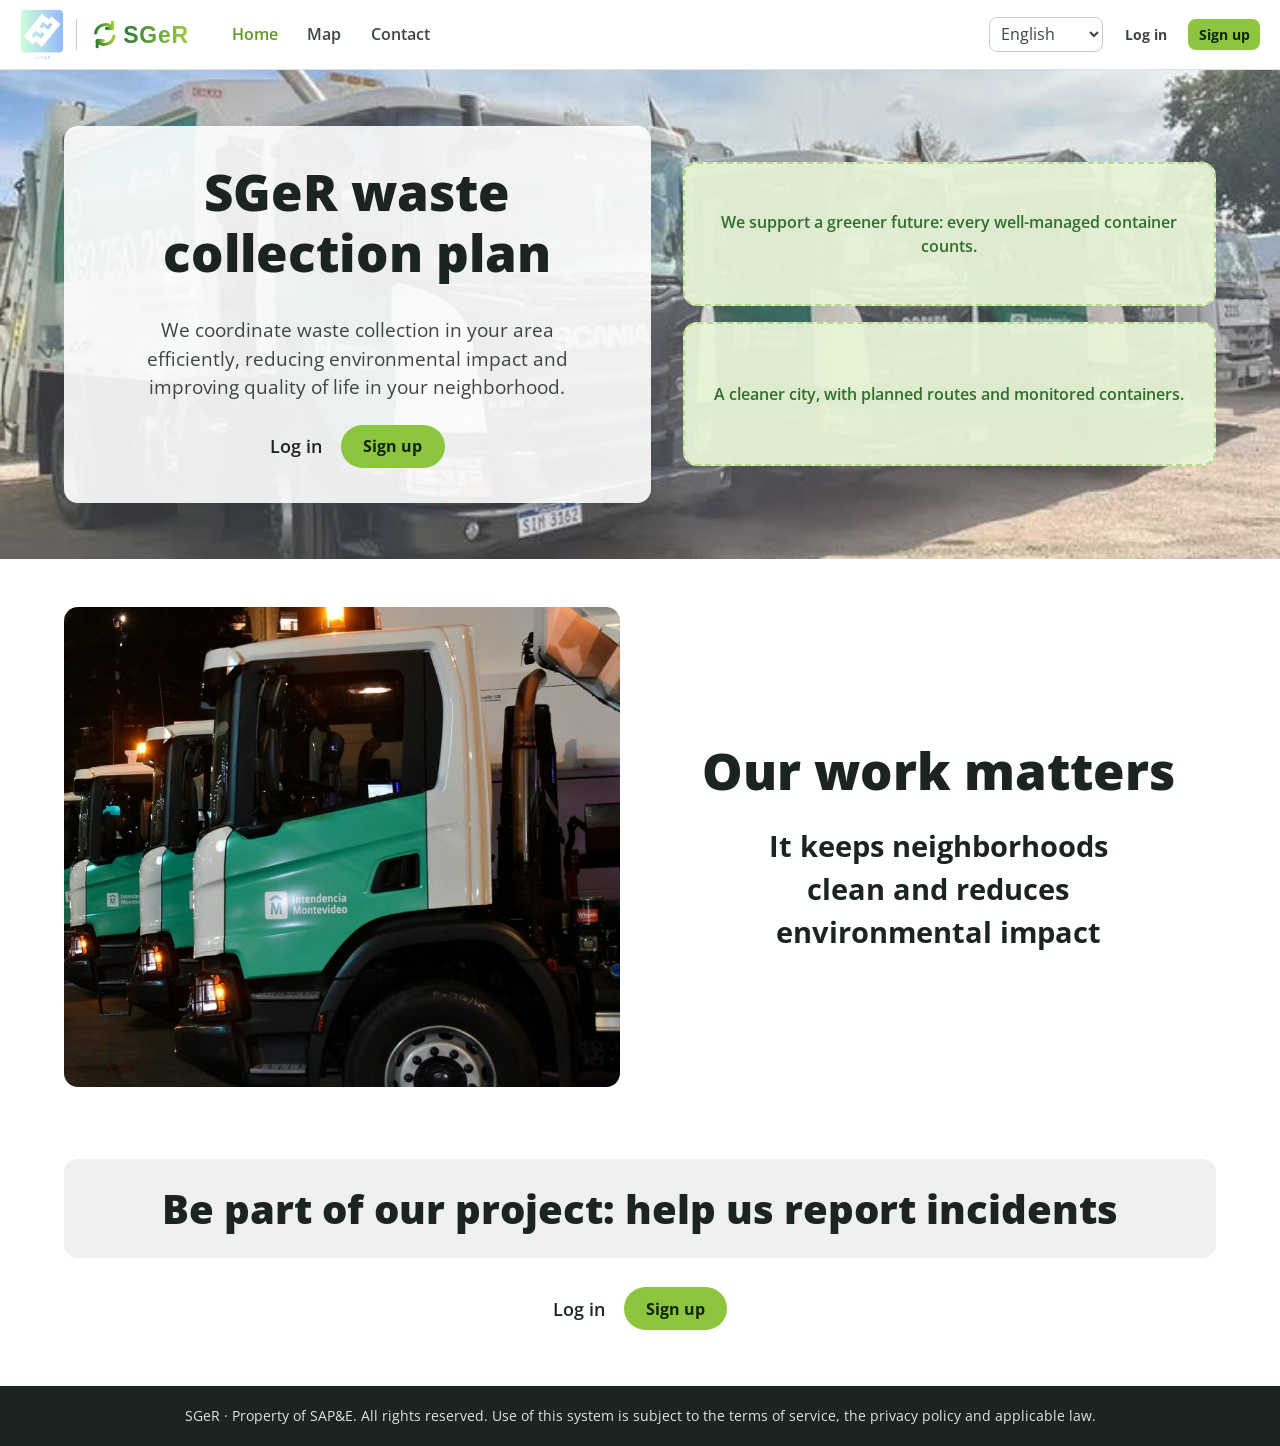
<file: front/index.html>
<!DOCTYPE html>
<html lang="es">
<head>
  <meta charset="utf-8">
  <meta name="viewport" content="width=device-width, initial-scale=1">
  <title>SGeR</title>
  <link rel="preconnect" href="https://fonts.googleapis.com"><link rel="preconnect" href="https://fonts.gstatic.com" crossorigin>
  <link href="https://fonts.googleapis.com/css2?family=Open+Sans:wght@400;600;700;800&display=swap" rel="stylesheet">
  <link rel="stylesheet" href="css/styles.css">
</head>
<body>
  <noscript>Esta aplicación necesita JavaScript habilitado.</noscript>
  <header class="topbar" id="top"></header>

  <main>
    <!-- Presentación: texto de SGeR a la izquierda, dos tarjetas a la derecha y la foto de los camiones de fondo. -->
    <section class="hero">
      <div class="copy">
        <h1 data-i18n="home.title"></h1>
        <p data-i18n="home.lead"></p>
        <div class="cta">
          <a class="login" href="pages/login.html" data-i18n="nav.login"></a>
          <a class="btn pri pill" href="pages/login.html?m=up" data-i18n="nav.signup"></a>
        </div>
      </div>

      <div class="stack">
        <div class="slot" data-i18n="home.s2"></div>
        <div class="slot" data-i18n="home.s3"></div>
      </div>
    </section>

    <!-- Foto de los camiones a la izquierda y texto sobre el trabajo a la derecha. -->
    <section class="band">
      <img class="photo" src="assets/camiones-noche.jpg" data-i18n-alt="home.work.alt" alt="">
      <div class="text">
        <h2 data-i18n="home.work.title"></h2>
        <p data-i18n="home.work.text"></p>
      </div>
    </section>

    <!-- Llamada a participar y botones de ingreso. -->
    <section class="join">
      <div class="join-banner">
        <h2 data-i18n="home.join"></h2>
      </div>
      <div class="cta">
        <a class="login" href="pages/login.html" data-i18n="nav.login"></a>
        <a class="btn pri pill" href="pages/login.html?m=up" data-i18n="nav.signup"></a>
      </div>
    </section>
  </main>

  <div id="foot"></div>

  <script src="js/errores-globales.js"></script>
  <script src="js/config.js"></script>
  <script src="js/constantes.js"></script>
  <script src="js/idiomas/es.js"></script>
  <script src="js/idiomas/en.js"></script>
  <script src="js/idiomas/pt.js"></script>
  <script src="js/i18n.js"></script>
  <script src="js/dom.js"></script>
  <script src="js/sesion.js"></script>
  <script src="js/api.js"></script>
  <script src="js/encabezado.js"></script>
  <script src="js/inicio.js"></script>
</body>
</html>
</file>
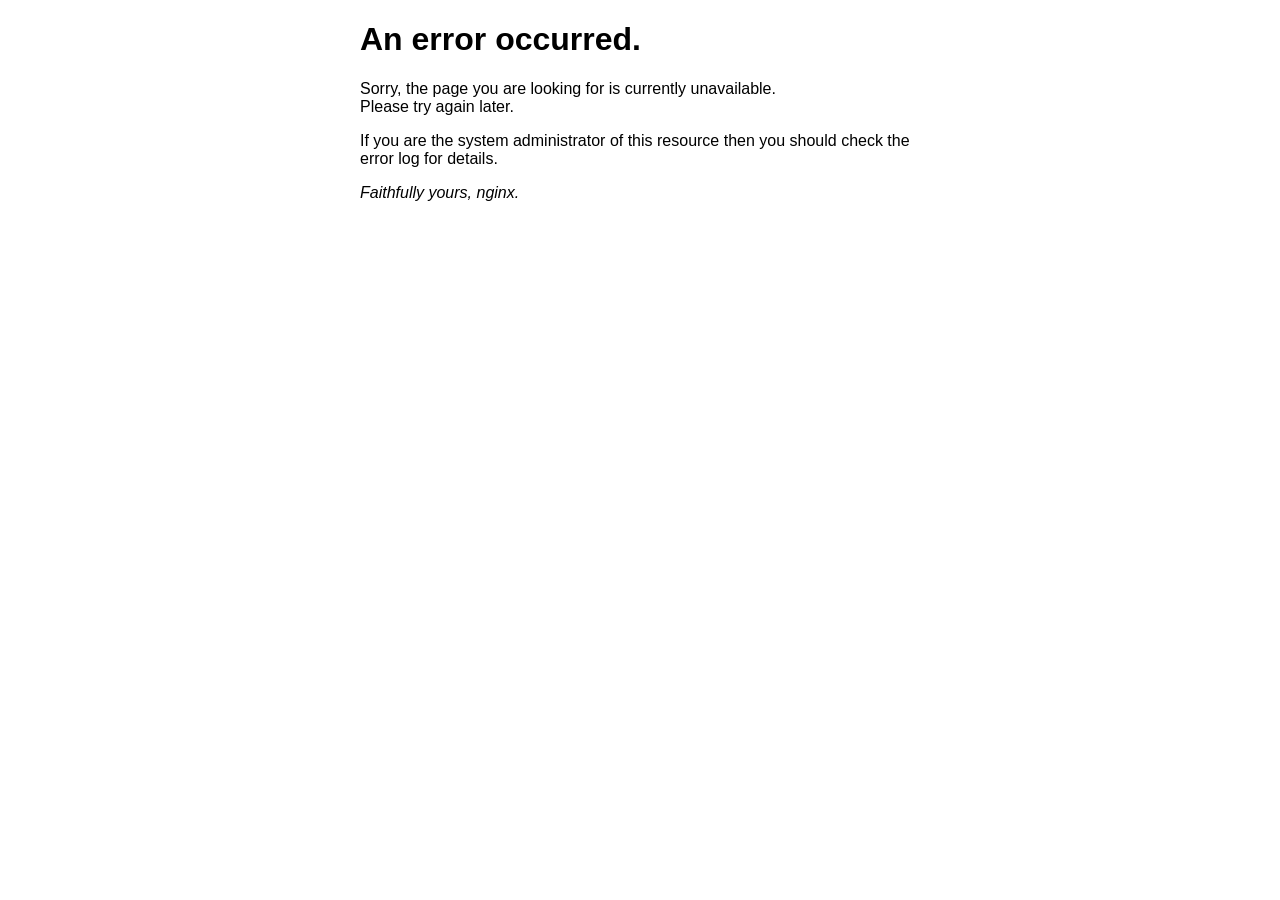
<file: front/50x.html>
<!DOCTYPE html>
<html>
<head>
<title>Error</title>
<style>
html { color-scheme: light dark; }
body { width: 35em; margin: 0 auto;
font-family: Tahoma, Verdana, Arial, sans-serif; }
</style>
</head>
<body>
<h1>An error occurred.</h1>
<p>Sorry, the page you are looking for is currently unavailable.<br/>
Please try again later.</p>
<p>If you are the system administrator of this resource then you should check
the error log for details.</p>
<p><em>Faithfully yours, nginx.</em></p>
</body>
</html>
</file>
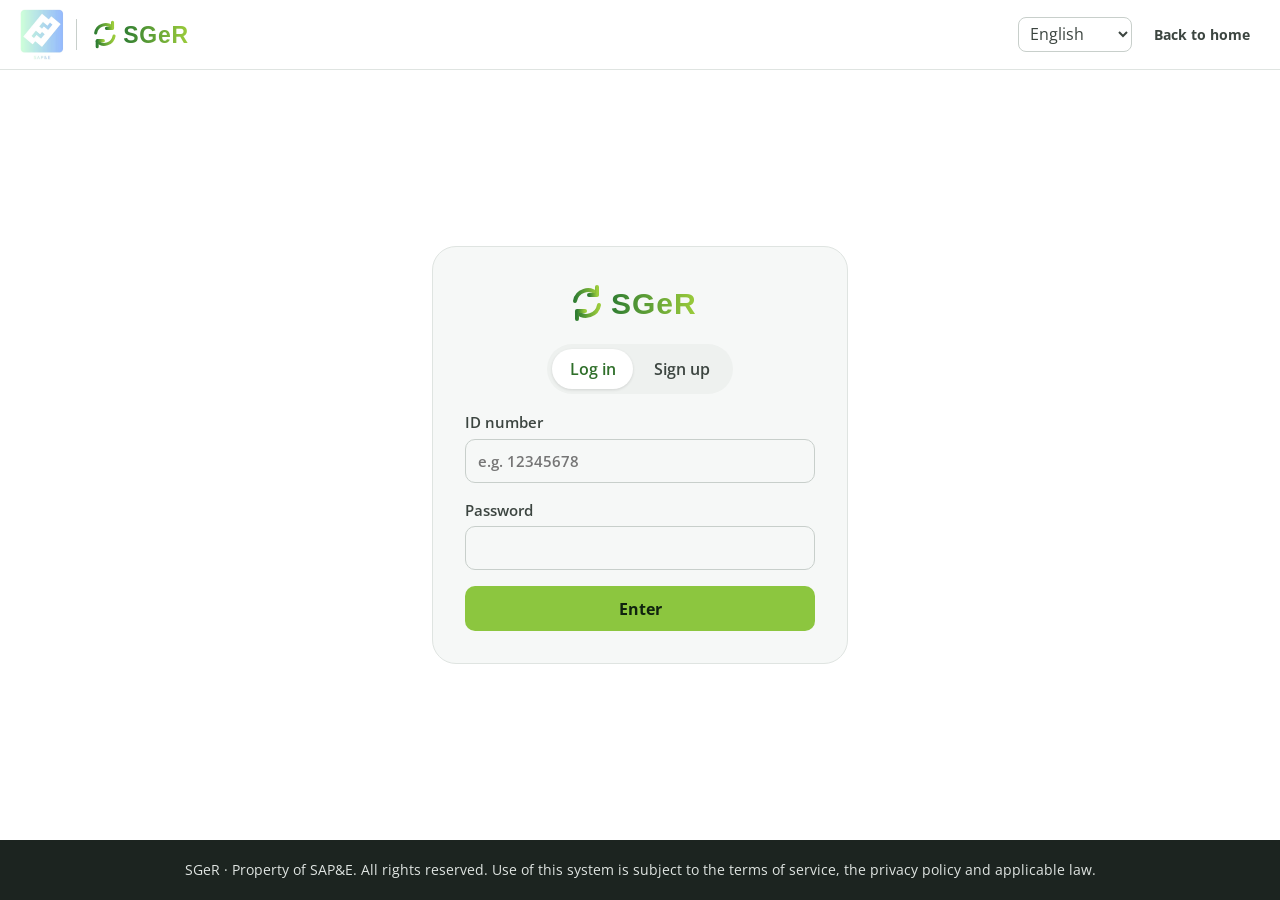
<file: front/app.html>
<!DOCTYPE html>
<html lang="es">
<head>
  <meta charset="utf-8">
  <meta name="viewport" content="width=device-width, initial-scale=1">
  <title>SGeR</title>
  <link rel="preconnect" href="https://fonts.googleapis.com"><link rel="preconnect" href="https://fonts.gstatic.com" crossorigin>
  <link href="https://fonts.googleapis.com/css2?family=Open+Sans:wght@400;600;700;800&display=swap" rel="stylesheet">
  <link rel="stylesheet" href="css/styles.css">
</head>
<body>
  <noscript>Esta aplicación necesita JavaScript habilitado.</noscript>
  <header class="topbar" id="top"></header>
  <main id="main"></main>
  <div id="foot"></div>

  <script src="js/errores-globales.js"></script>
  <script src="js/config.js"></script>
  <script src="js/constantes.js"></script>
  <script src="js/idiomas/es.js"></script>
  <script src="js/idiomas/en.js"></script>
  <script src="js/idiomas/pt.js"></script>
  <script src="js/i18n.js"></script>
  <script src="js/dom.js"></script>
  <script src="js/sesion.js"></script>
  <script src="js/api.js"></script>
  <script src="js/avisos.js"></script>
  <script src="js/ubicacion.js"></script>
  <script src="js/tabla.js"></script>
  <script src="js/formulario.js"></script>
  <script src="js/encabezado.js"></script>
  <script src="js/roles.js"></script>
  <script src="js/datos-comunes.js"></script>
  <script src="js/vistas/contenedor-acciones.js"></script>
  <script src="js/vistas/contenedores.js"></script>
  <script src="js/vistas/incidentes.js"></script>
  <script src="js/vistas/centros.js"></script>
  <script src="js/vistas/rutas.js"></script>
  <script src="js/vistas/camiones.js"></script>
  <script src="js/vistas/trayectos.js"></script>
  <script src="js/vistas/ejecuciones.js"></script>
  <script src="js/vistas/datos.js"></script>
  <script src="js/vistas/usuarios.js"></script>
  <script src="js/vistas/solicitudes.js"></script>
  <script src="js/vistas/logs.js"></script>
  <script src="js/vistas/mapa.js"></script>
  <script src="js/app.js"></script>
</body>
</html>
</file>
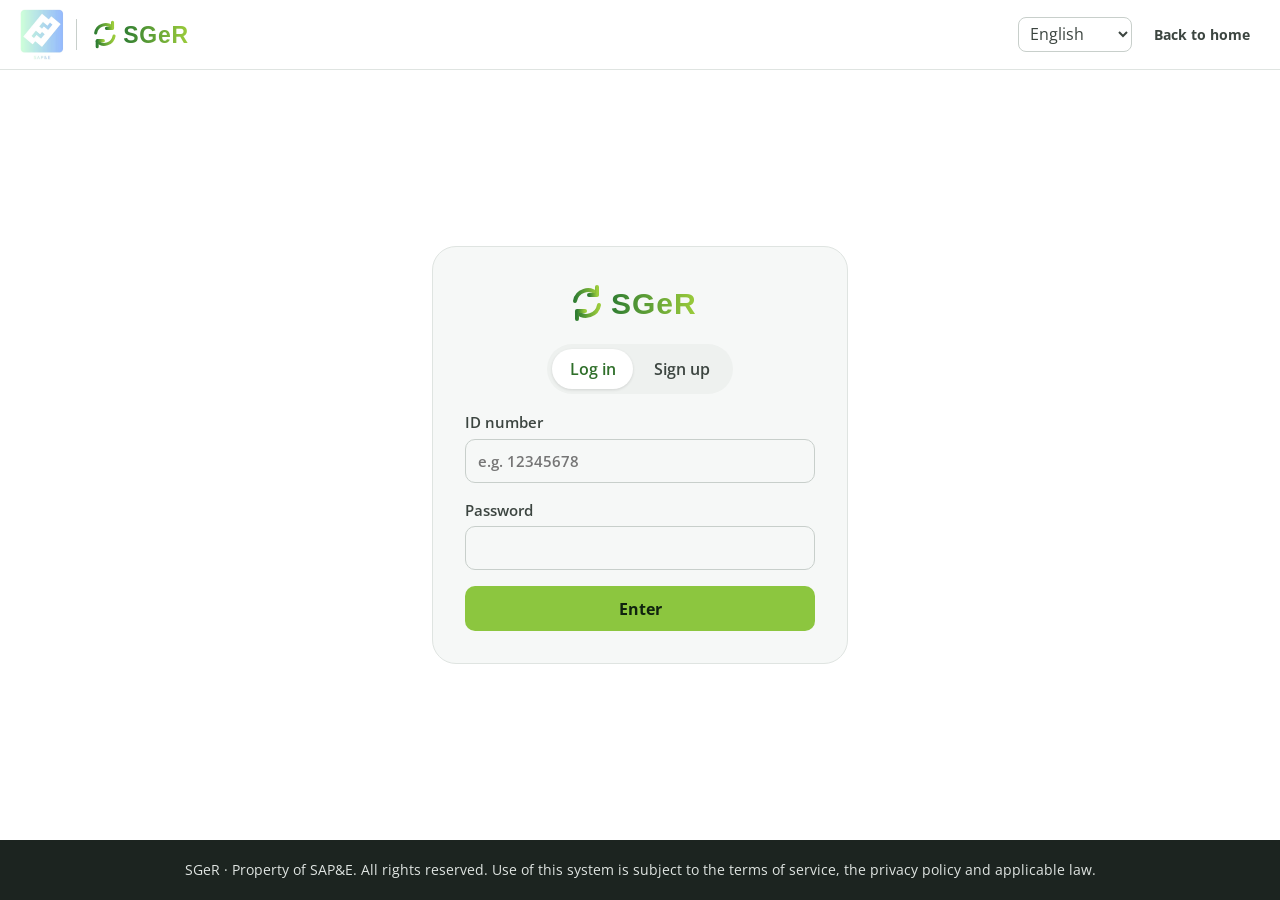
<file: front/pages/login.html>
<!DOCTYPE html>
<html lang="es">
<head>
  <meta charset="utf-8">
  <meta name="viewport" content="width=device-width, initial-scale=1">
  <title>SGeR</title>
  <link rel="preconnect" href="https://fonts.googleapis.com"><link rel="preconnect" href="https://fonts.gstatic.com" crossorigin>
  <link href="https://fonts.googleapis.com/css2?family=Open+Sans:wght@400;600;700;800&display=swap" rel="stylesheet">
  <link rel="stylesheet" href="../css/styles.css">
</head>
<body>
  <noscript>Esta aplicación necesita JavaScript habilitado.</noscript>
  <header class="topbar" id="top"></header>

  <main class="auth">
    <div class="card">
      <img class="logo" src="../assets/logo-sger.svg" alt="SGeR">

      <!-- Selector entre ingresar y registrarse -->
      <div class="seg">
        <button type="button" id="boton-ingresar" class="on" data-i18n="login.in"></button>
        <button type="button" id="boton-registrarse" data-i18n="login.up"></button>
      </div>

      <!-- Formulario para ingresar -->
      <form id="form-ingreso" novalidate>
        <label class="f">
          <span data-i18n="k.CI"></span>
          <input type="text" name="ci" inputmode="numeric" autocomplete="username" data-i18n-ph="ph.ci">
        </label>
        <label class="f">
          <span data-i18n="k.PASSWORD"></span>
          <input type="password" name="password" autocomplete="current-password">
        </label>
        <div id="mensaje-ingreso" class="msg hidden" role="alert"></div>
        <button type="submit" class="btn pri" data-i18n="login.enter"></button>
      </form>

      <!-- Formulario para registrarse (empieza oculto) -->
      <form id="form-registro" class="hidden" novalidate>
        <label class="f">
          <span data-i18n="k.CI"></span>
          <input type="text" name="ci" inputmode="numeric" autocomplete="off" data-i18n-ph="ph.ci">
        </label>
        <label class="f">
          <span data-i18n="k.TYPEUSER"></span>
          <select name="tipo" id="registro-tipo"></select>
        </label>
        <label class="f">
          <span data-i18n="k.PASSWORD"></span>
          <input type="password" name="password" autocomplete="new-password">
        </label>
        <label class="f">
          <span data-i18n="login.repeat"></span>
          <input type="password" name="password2" autocomplete="new-password">
        </label>
        <div id="mensaje-registro" class="msg hidden" role="alert"></div>
        <button type="submit" class="btn pri" data-i18n="login.send"></button>
      </form>
    </div>
  </main>

  <div id="foot"></div>

  <script src="../js/errores-globales.js"></script>
  <script src="../js/config.js"></script>
  <script src="../js/constantes.js"></script>
  <script src="../js/idiomas/es.js"></script>
  <script src="../js/idiomas/en.js"></script>
  <script src="../js/idiomas/pt.js"></script>
  <script src="../js/i18n.js"></script>
  <script src="../js/dom.js"></script>
  <script src="../js/sesion.js"></script>
  <script src="../js/api.js"></script>
  <script src="../js/encabezado.js"></script>
  <script src="../js/login.js"></script>
</body>
</html>
</file>
<file: front/css/styles.css>
:root{
  --bg:#fff;--g50:#f6f8f7;--g100:#eef1ef;--g200:#dfe4e1;--g300:#c8cfcb;--g500:#7b8680;--g700:#3c4540;--g900:#1c2420;
  --gr100:#e8f5d8;--gr300:#b5dc83;--gr500:#8cc63f;--gr600:#5f9a22;--gr700:#2f6f2a;--red:#c62f3a;--amb:#d99a1b;
  --r:14px;--font:'Open Sans',system-ui,-apple-system,'Segoe UI',sans-serif}
*{box-sizing:border-box}
html{scroll-padding-top:5rem}
body{margin:0;font-family:var(--font);color:var(--g900);background:var(--bg);line-height:1.5;min-height:100vh;display:flex;flex-direction:column}
main{flex:1}
img{max-width:100%}
a{color:var(--gr700)}
h1,h2,h3{line-height:1.2;margin:0 0 .6rem}
h1{font-size:clamp(2rem,4.5vw,3.2rem);font-weight:800}
h2{font-size:1.7rem;font-weight:800}
h3{font-size:1.1rem}
.hidden{display:none!important}
:focus-visible{outline:3px solid var(--gr600);outline-offset:2px}
@media (prefers-reduced-motion:reduce){*{animation:none!important;transition:none!important}}

.topbar{display:flex;align-items:center;gap:1rem;padding:.55rem 1.25rem;background:#fff;border-bottom:1px solid var(--g200);position:sticky;top:0;z-index:20;flex-wrap:wrap}
.brand{display:flex;align-items:center;gap:.7rem;text-decoration:none;flex:none}
.brand img{height:2.3rem;width:auto;display:block}
.brand img.logo-empresa{height:3.2rem}
.brand-sep{width:1px;height:1.9rem;background:var(--g300)}
.nav{display:flex;gap:.25rem;align-items:center;flex:1;overflow-x:auto;scrollbar-width:thin}
.nav a,.tab{padding:.45rem .8rem;border-radius:9px;color:var(--g700);text-decoration:none;font:inherit;font-weight:600;background:none;border:0;cursor:pointer;white-space:nowrap}
.nav a:hover,.tab:hover{background:var(--g100)}
.tab.active{background:var(--gr100);color:var(--gr700)}
.right{display:flex;gap:.7rem;align-items:center;margin-left:auto}
.chip{background:var(--gr600);color:#fff;border-radius:99px;padding:.25rem .8rem;font-weight:600;font-size:.9rem}
.lang{border:1px solid var(--g300);border-radius:8px;padding:.3rem .4rem;background:#fff;font:inherit;color:var(--g700);width:auto}

.btn{display:inline-flex;align-items:center;justify-content:center;gap:.4rem;border:0;border-radius:10px;padding:.65rem 1.1rem;font:inherit;font-weight:700;cursor:pointer;text-decoration:none;background:var(--g100);color:var(--g900)}
.btn:hover{filter:brightness(.96)}
.btn.pri{background:var(--gr500);color:#10230f}
.btn.pill{border-radius:99px;padding:.6rem 1.4rem}
.btn.ghost{background:none;color:var(--g700)}
.btn.danger{background:none;color:var(--red)}
.btn.sm{padding:.3rem .65rem;font-size:.9rem;border-radius:8px}
.btn.link{background:none;color:var(--gr700);padding:.3rem .5rem}
.btn:disabled{opacity:.55;cursor:wait}
label.f{display:flex;flex-direction:column;gap:.3rem;font-weight:600;font-size:.95rem;color:var(--g700)}
input,select,textarea{font:inherit;color:var(--g900);background:var(--g50);border:1px solid var(--g300);border-radius:10px;padding:.6rem .75rem;width:100%}
input[type=checkbox]{width:auto}
input:focus,select:focus,textarea:focus{border-color:var(--gr600)}
textarea{min-height:5rem;resize:vertical}
.hint{font-weight:400;font-size:.85rem;color:var(--g500)}
.msg{padding:.6rem .8rem;border-radius:10px;font-size:.95rem;background:var(--g100)}
.msg.error{background:#fdecee;color:#8f1d27}
.msg.ok{background:var(--gr100);color:var(--gr700)}

.sec{display:none;padding:1.5rem clamp(1rem,4vw,3rem) 2.5rem;max-width:1280px;margin:0 auto;width:100%}
.sec.active{display:block}
.sec-head{display:flex;align-items:end;gap:1rem;flex-wrap:wrap;margin-bottom:1rem}
.sec-head h2{margin:0;margin-right:auto}
.filters{display:flex;gap:1rem;flex-wrap:wrap;margin-bottom:1rem;align-items:end}
.filters label.f{min-width:12rem}
.panel{background:var(--g50);border:1px solid var(--g200);border-radius:var(--r);padding:1.25rem}
.grid2{display:grid;grid-template-columns:1fr 1fr;gap:1rem}
.span2{grid-column:1/-1}
@media(max-width:640px){.grid2{grid-template-columns:1fr}}
.tbl-wrap{overflow-x:auto;border:1px solid var(--g200);border-radius:var(--r)}
table{width:100%;border-collapse:collapse;min-width:34rem}
th{text-align:left;background:var(--g100);padding:.7rem 1rem;font-weight:700;color:var(--g700)}
td{padding:.7rem 1rem;border-top:1px solid var(--g200);vertical-align:middle}
tr:hover td{background:var(--g50)}
td.acts{white-space:nowrap;text-align:right}
.empty{padding:1.5rem;text-align:center;color:var(--g500)}
.subtabs{display:flex;gap:.4rem;margin-bottom:1rem}
.tags{display:flex;gap:.3rem;flex-wrap:wrap}
.tag{background:var(--gr100);color:var(--gr700);border-radius:99px;padding:.05rem .6rem;font-size:.85rem;font-weight:600}
.tag.warn{background:#fdf3dc;color:#8a5b00}.tag.bad{background:#fdecee;color:#8f1d27}.tag.off{background:var(--g200);color:var(--g700)}
.bar{height:.55rem;border-radius:9px;background:var(--g200);overflow:hidden;min-width:6rem}
.bar i{display:block;height:100%;background:var(--gr500)}
.kv{display:grid;grid-template-columns:max-content 1fr;gap:.25rem 1rem;margin:0}
.kv dt{font-weight:600;color:var(--g700)}.kv dd{margin:0;word-break:break-word}
.kv .kv{padding-left:.8rem;border-left:2px solid var(--g200)}
details{margin-top:.6rem}summary{cursor:pointer;font-weight:600}

.map-box{height:min(68vh,640px);min-height:340px;border-radius:var(--r);overflow:hidden;border:1px solid var(--g200);background:var(--g100)}
.map-pick{height:230px;margin-top:.4rem;border-radius:10px;overflow:hidden;border:1px solid var(--g300)}
.legend{display:flex;gap:1rem;flex-wrap:wrap;font-size:.9rem;color:var(--g700);margin-top:.7rem}
.legend i{display:inline-block;width:.8rem;height:.8rem;border-radius:50%;margin-right:.35rem;vertical-align:-1px}

.ov{position:fixed;inset:0;background:rgba(28,36,32,.45);display:grid;place-items:center;z-index:50;padding:1rem}
.modal{background:#fff;border-radius:var(--r);width:min(34rem,100%);max-height:92vh;overflow:auto;box-shadow:0 20px 50px rgba(0,0,0,.25)}
.modal.wide{width:min(52rem,100%)}
.modal-h{display:flex;align-items:center;justify-content:space-between;padding:1rem 1.25rem;border-bottom:1px solid var(--g200);position:sticky;top:0;background:#fff;z-index:1}
.modal-h h3{margin:0}
.modal-b{padding:1.25rem;display:flex;flex-direction:column;gap:1rem}
.row-btns{display:flex;gap:.6rem;flex-wrap:wrap;justify-content:flex-end}
.checks{display:flex;flex-wrap:wrap;gap:.4rem .9rem}
.checks label{display:flex;gap:.35rem;align-items:center;font-weight:400}
.sub{border:1px solid var(--g200);border-radius:10px;padding:.7rem;display:flex;flex-direction:column;gap:.6rem;background:var(--g50)}
.ilist{display:flex;flex-direction:column;gap:.3rem}
.ilist .it{display:flex;gap:.4rem;align-items:center;background:#fff;border:1px solid var(--g200);border-radius:8px;padding:.2rem .5rem}
.ilist .it span{flex:1}
#avisos,#toasts{position:fixed;right:1rem;bottom:1rem;display:flex;flex-direction:column;gap:.5rem;z-index:80}
.toast{background:var(--g900);color:#fff;padding:.7rem 1rem;border-radius:10px;max-width:22rem;box-shadow:0 8px 24px rgba(0,0,0,.25)}
.toast.error{background:var(--red)}.toast.ok{background:var(--gr700)}

.auth{display:grid;place-items:center;padding:2rem 1rem}
.card{background:var(--g50);border:1px solid var(--g200);border-radius:24px;padding:2rem;width:min(26rem,100%);display:flex;flex-direction:column;gap:1.1rem}
.card .logo{height:3rem;margin:0 auto}
.seg{display:flex;background:var(--g100);border-radius:99px;padding:.3rem;gap:.2rem;margin:0 auto}
.seg button{border:0;background:none;font:inherit;font-weight:600;padding:.5rem 1.1rem;border-radius:99px;cursor:pointer;color:var(--g700)}
.seg button.on{background:#fff;color:var(--gr700);box-shadow:0 1px 3px rgba(0,0,0,.12)}

.hero{display:grid;grid-template-columns:1.1fr 1fr;gap:2rem;padding:3.5rem clamp(1rem,5vw,4rem);align-items:center;background:linear-gradient(rgba(255,255,255,.22),rgba(255,255,255,.22)),url(../assets/camiones-estacionados.jpg) center 60%/cover no-repeat}
.hero .copy{text-align:center;display:flex;flex-direction:column;gap:1.4rem;align-items:center;background:rgba(255,255,255,.9);border-radius:var(--r);padding:2.2rem 1.6rem;box-shadow:0 10px 30px rgba(28,36,32,.12)}
.hero .copy p{font-size:1.2rem;max-width:30rem;color:var(--g700);margin:0}
.cta{display:flex;gap:1.2rem;align-items:center;justify-content:center}
.cta a.login{font-size:1.15rem;font-weight:600;color:var(--g900);text-decoration:none}
.stack{display:grid;gap:1rem}
.slot{background:var(--gr100);border:2px dashed var(--gr300);border-radius:var(--r);padding:1.2rem;display:grid;place-items:center;text-align:center;color:var(--gr700);font-weight:600;min-height:7rem}
.hero .slot{background:rgba(232,245,216,.94);min-height:9rem}
.band{display:grid;grid-template-columns:1fr 1fr;gap:2.5rem;padding:3rem clamp(1rem,5vw,4rem);align-items:center}
.band .photo{width:100%;aspect-ratio:1.12;max-height:30rem;object-fit:cover;object-position:65% center;border-radius:var(--r);display:block}
.band .text{display:flex;flex-direction:column;gap:1.4rem;text-align:center;align-items:center}
.band .text h2{font-size:clamp(2rem,4vw,3.2rem);font-weight:800;margin:0}
.band .text p{font-size:clamp(1.2rem,2.3vw,1.8rem);font-weight:700;margin:0;max-width:26rem}
.join{display:flex;flex-direction:column;align-items:center;gap:1.8rem;padding:1.5rem clamp(1rem,5vw,4rem) 3.5rem}
.join-banner{width:100%;max-width:72rem;background:var(--g100);border-radius:var(--r);padding:1.6rem 2rem;text-align:center}
.join-banner h2{margin:0;font-size:clamp(1.5rem,3.3vw,2.5rem);font-weight:800}
@media(max-width:820px){.hero,.band{grid-template-columns:1fr}}

.footer{background:var(--g900);color:var(--g200);text-align:center;padding:1.2rem 1rem;font-size:.9rem}
.nav a.on{color:var(--gr600)}
@media(max-width:1500px){#tabs{order:3;flex:1 1 100%}}
.card form{display:flex;flex-direction:column;gap:1rem}
</file>
